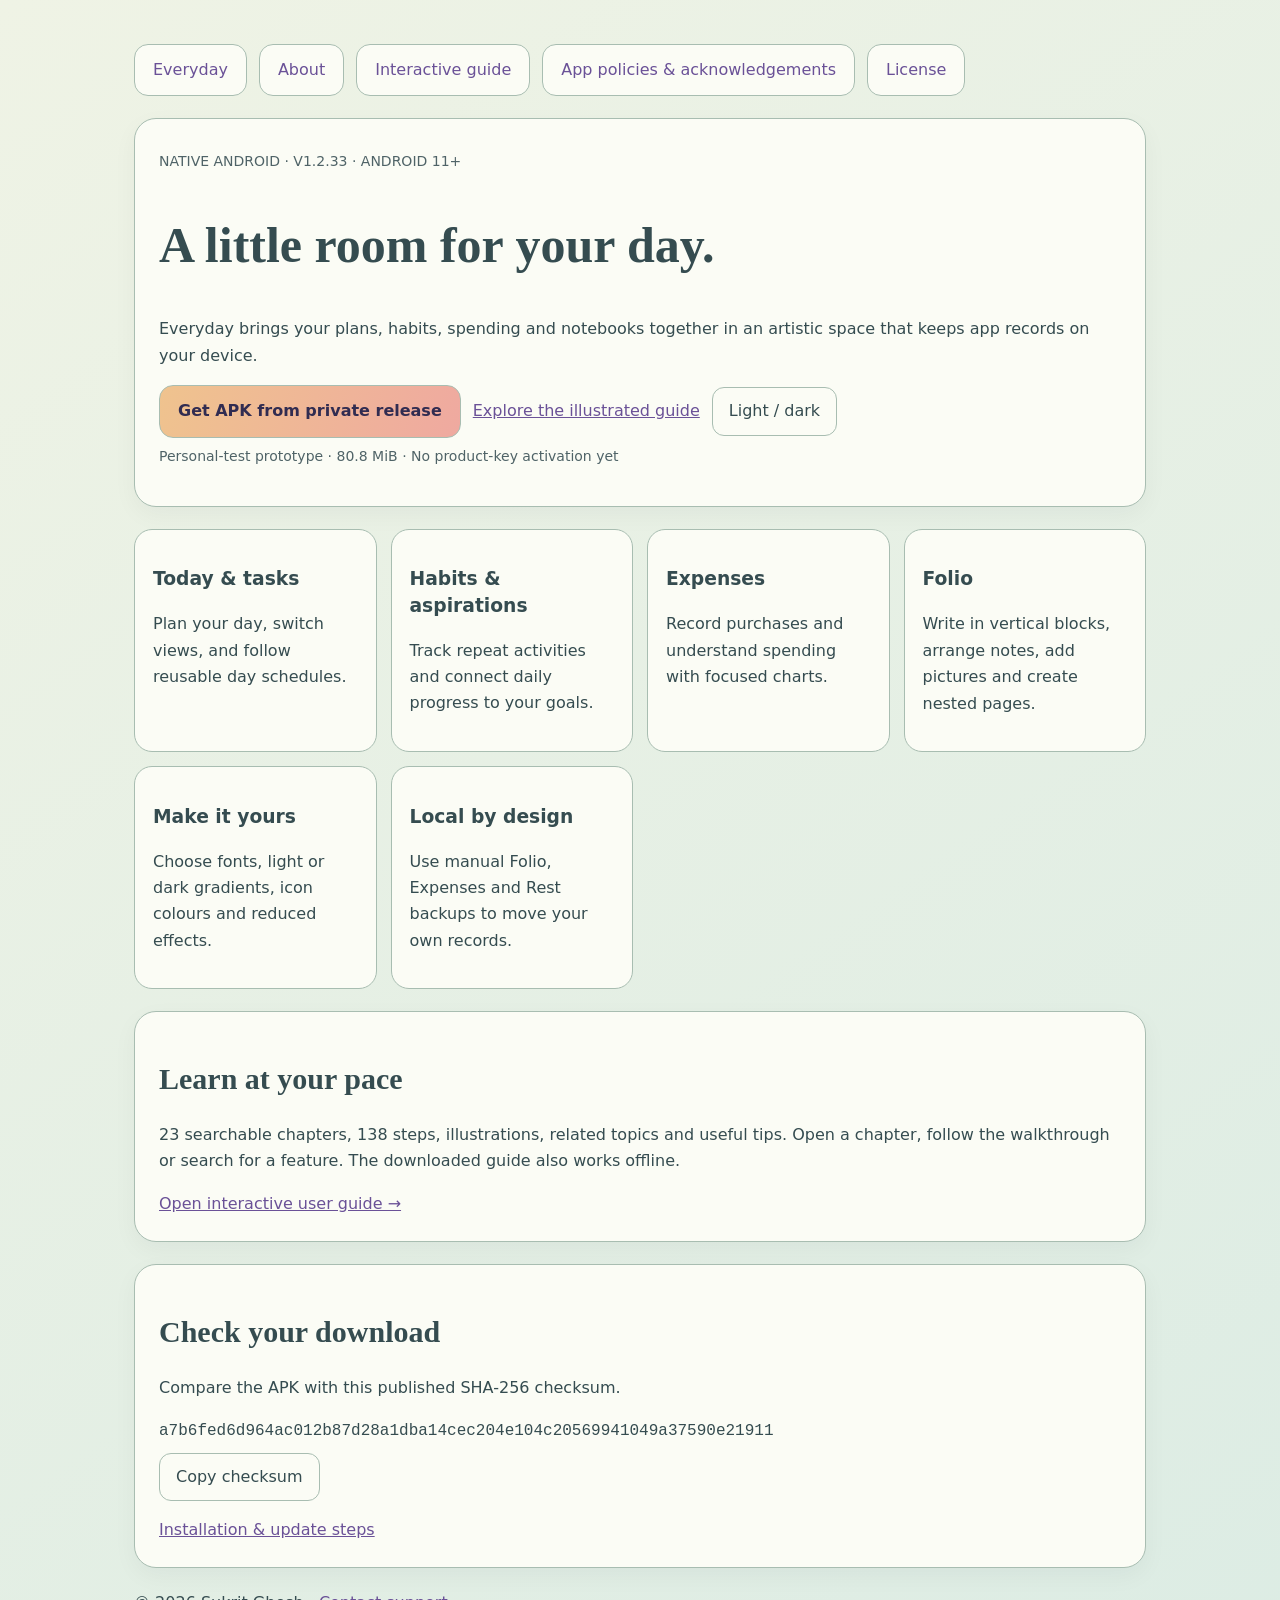
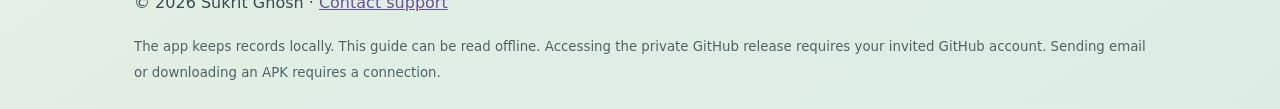
<file: index.html>
<!doctype html><html lang="en"><meta charset="utf-8"><meta name="viewport" content="width=device-width,initial-scale=1"><title>Download &amp; learn · Everyday</title><link rel="stylesheet" href="site.css"><body><main><nav aria-label="Main navigation"><a href="index.html">Everyday</a><a href="about.html">About</a><a href="guide/user-guide.html">Interactive guide</a><a href="guide/legal.html">App policies & acknowledgements</a><a href="licence.html">License</a></nav><section class="intro"><p class="meta">NATIVE ANDROID · V1.2.33 · ANDROID 11+</p><h1>A little room for your day.</h1><p>Everyday brings your plans, habits, spending and notebooks together in an artistic space that keeps app records on your device.</p><div class="bar"><a class="download" id="download" href="INSTALL.md">Download APK</a><a href="guide/user-guide.html">Explore the illustrated guide</a><button id="theme" type="button">Light / dark</button></div><p class="meta">Personal-test prototype · 80.8 MiB · No product-key activation yet</p></section><section class="features" aria-label="App features"><article><h3>Today &amp; tasks</h3><p>Plan your day, switch views, and follow reusable day schedules.</p></article><article><h3>Habits &amp; aspirations</h3><p>Track repeat activities and connect daily progress to your goals.</p></article><article><h3>Expenses</h3><p>Record purchases and understand spending with focused charts.</p></article><article><h3>Folio</h3><p>Write in vertical blocks, arrange notes, add pictures and create nested pages.</p></article><article><h3>Make it yours</h3><p>Choose fonts, light or dark gradients, icon colours and reduced effects.</p></article><article><h3>Local by design</h3><p>Use manual Folio, Expenses and Rest backups to move your own records.</p></article></section><section class="intro"><h2>Learn at your pace</h2><p>23 searchable chapters, 138 steps, illustrations, related topics and useful tips. Open a chapter, follow the walkthrough or search for a feature. The downloaded guide also works offline.</p><a href="guide/user-guide.html">Open interactive user guide →</a></section><section class="intro"><h2>Check your download</h2><p>Compare the APK with this published SHA-256 checksum.</p><code id="checksum">a7b6fed6d964ac012b87d28a1dba14cec204e104c20569941049a37590e21911</code><p><button id="copy" type="button">Copy checksum</button> <span id="copy-status" role="status" aria-live="polite"></span></p><a href="INSTALL.md">Installation & update steps</a></section><footer><p>© 2026 Sukrit Ghosh · <a href="mailto:sukritr0210@gmail.com">Contact support</a></p><small>The app keeps records locally. This guide can be read offline. Accessing the private GitHub release requires your invited GitHub account. Sending email or downloading an APK requires a connection.</small></footer></main><script src="site-config.js"></script><script src="site.js"></script></body></html>
</file>
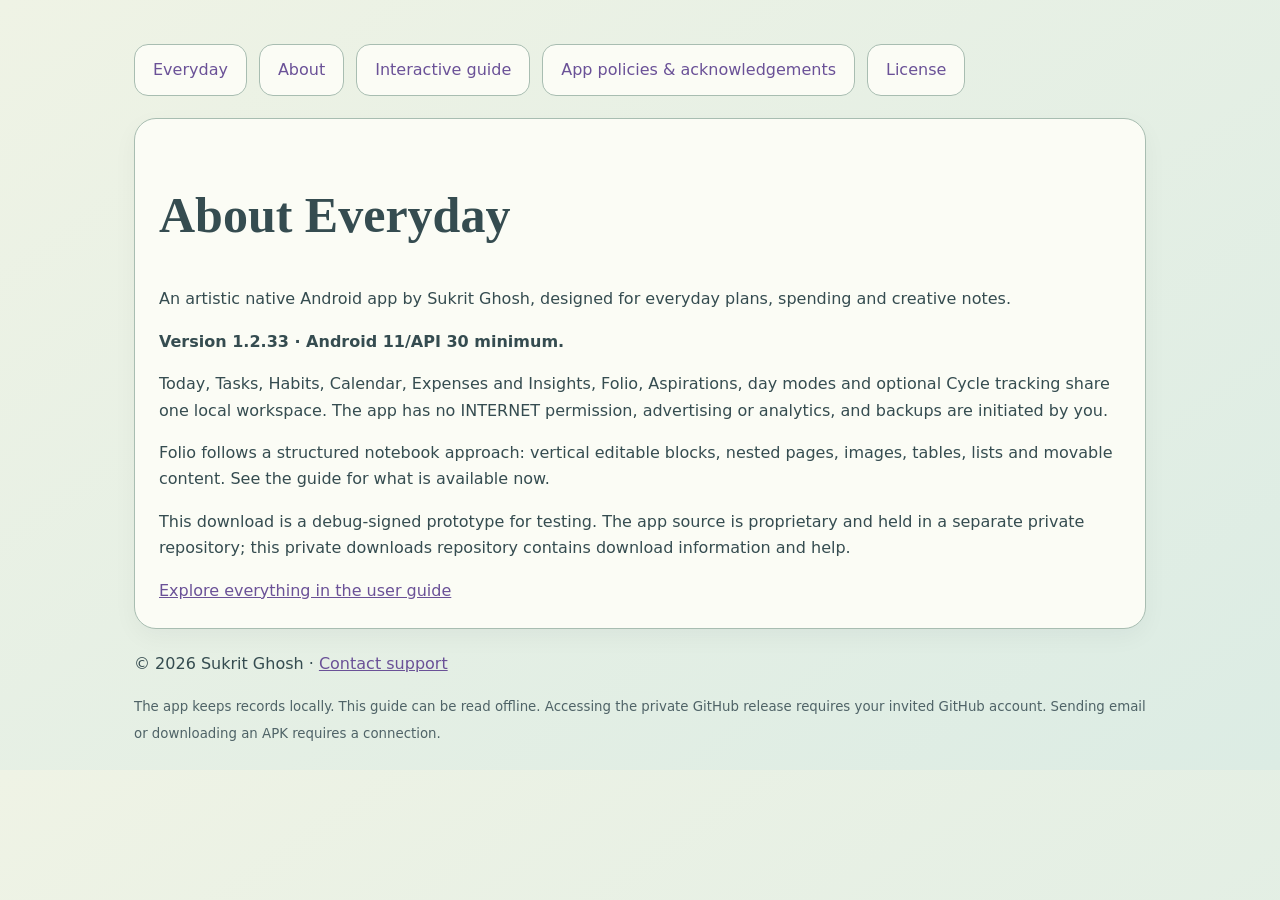
<file: about.html>
<!doctype html><html lang="en"><meta charset="utf-8"><meta name="viewport" content="width=device-width,initial-scale=1"><title>About · Everyday</title><link rel="stylesheet" href="site.css"><body><main><nav aria-label="Main navigation"><a href="index.html">Everyday</a><a href="about.html">About</a><a href="guide/user-guide.html">Interactive guide</a><a href="guide/legal.html">App policies & acknowledgements</a><a href="licence.html">License</a></nav><section class="intro"><h1>About Everyday</h1><p>An artistic native Android app by Sukrit Ghosh, designed for everyday plans, spending and creative notes.</p><p><strong>Version 1.2.33 · Android 11/API 30 minimum.</strong></p><p>Today, Tasks, Habits, Calendar, Expenses and Insights, Folio, Aspirations, day modes and optional Cycle tracking share one local workspace. The app has no INTERNET permission, advertising or analytics, and backups are initiated by you.</p><p>Folio follows a structured notebook approach: vertical editable blocks, nested pages, images, tables, lists and movable content. See the guide for what is available now.</p><p>This download is a debug-signed prototype for testing. The app source is proprietary and held in a separate private repository; this private downloads repository contains download information and help.</p><a href="guide/user-guide.html">Explore everything in the user guide</a></section><footer><p>© 2026 Sukrit Ghosh · <a href="mailto:sukritr0210@gmail.com">Contact support</a></p><small>The app keeps records locally. This guide can be read offline. Accessing the private GitHub release requires your invited GitHub account. Sending email or downloading an APK requires a connection.</small></footer></main></body></html>
</file>
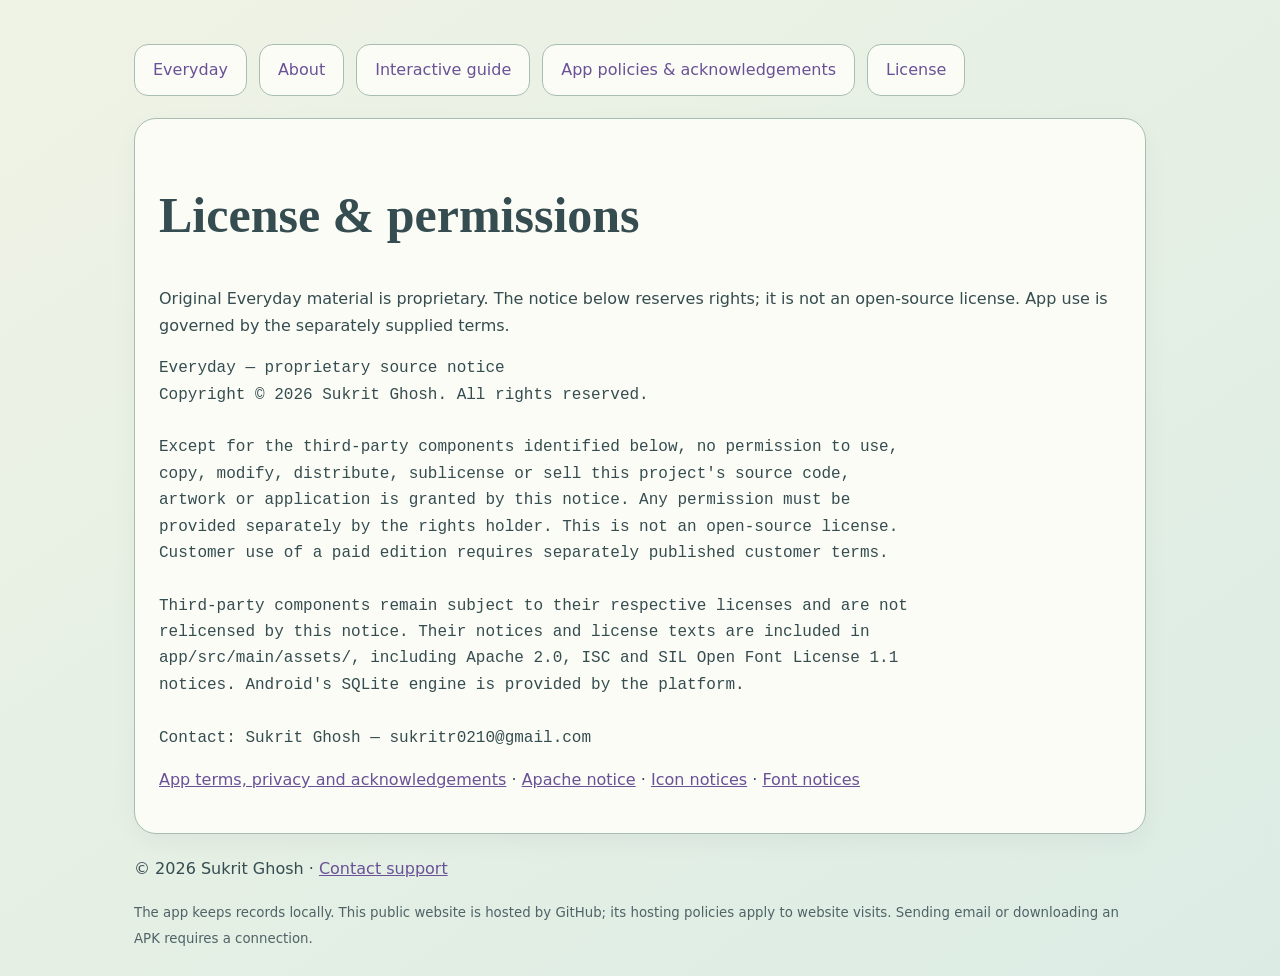
<file: licence.html>
<!doctype html><html lang="en"><meta charset="utf-8"><meta name="viewport" content="width=device-width,initial-scale=1"><title>License · Everyday</title><link rel="stylesheet" href="site.css"><body><main><nav aria-label="Main navigation"><a href="index.html">Everyday</a><a href="about.html">About</a><a href="guide/user-guide.html">Interactive guide</a><a href="guide/legal.html">App policies & acknowledgements</a><a href="licence.html">License</a></nav><section class="intro"><h1>License & permissions</h1><p>Original Everyday material is proprietary. The notice below reserves rights; it is not an open-source license. App use is governed by the separately supplied terms.</p><pre>Everyday — proprietary source notice
Copyright © 2026 Sukrit Ghosh. All rights reserved.

Except for the third-party components identified below, no permission to use,
copy, modify, distribute, sublicense or sell this project&#x27;s source code,
artwork or application is granted by this notice. Any permission must be
provided separately by the rights holder. This is not an open-source license.
Customer use of a paid edition requires separately published customer terms.

Third-party components remain subject to their respective licenses and are not
relicensed by this notice. Their notices and license texts are included in
app/src/main/assets/, including Apache 2.0, ISC and SIL Open Font License 1.1
notices. Android&#x27;s SQLite engine is provided by the platform.

Contact: Sukrit Ghosh — sukritr0210@gmail.com
</pre><p><a href="guide/legal.html">App terms, privacy and acknowledgements</a> · <a href="guide/apache-2.0.txt">Apache notice</a> · <a href="guide/lucide-isc.txt">Icon notices</a> · <a href="guide/font-licenses.txt">Font notices</a></p></section><footer><p>© 2026 Sukrit Ghosh · <a href="mailto:sukritr0210@gmail.com">Contact support</a></p><small>The app keeps records locally. This public website is hosted by GitHub; its hosting policies apply to website visits. Sending email or downloading an APK requires a connection.</small></footer></main></body></html>
</file>
<file: site.css>
*{box-sizing:border-box}html{scroll-behavior:smooth}body{--bg:#eff3e5;--end:#dcece4;--ink:#354c50;--muted:#4f6367;--card:#fbfcf5;--edge:#a8bdb1;--accent:#6a5197;margin:0;color:var(--ink);background:linear-gradient(145deg,var(--bg),var(--end));font:16px/1.65 system-ui,sans-serif}body.dark{--bg:#302942;--end:#413655;--ink:#f3edf7;--muted:#d3c9df;--card:#3c3451;--edge:#766584;--accent:#d3b9f3}main{max-width:1060px;padding:24px;margin:auto}h1,h2{font-family:Georgia,serif;line-height:1.2}h1{font-size:clamp(30px,5vw,50px)}h2{font-size:30px}h3{line-height:1.4}p{margin:.5em 0 1em}button,input{font:inherit}button{background:var(--card);color:var(--ink);border:1px solid var(--edge);padding:10px 16px;border-radius:12px;cursor:pointer}a{color:var(--accent)}input{width:100%;padding:14px;background:var(--card);color:var(--ink);border:1px solid var(--edge);border-radius:14px}.bar{display:flex;gap:12px;align-items:center;flex-wrap:wrap}.intro,.chapter,.legal{background:var(--card);border:1px solid var(--edge);border-radius:22px;margin:22px 0;padding:24px;box-shadow:0 8px 24px #20152b0b}.meta{color:var(--muted);font-size:14px}.flow{display:grid;grid-template-columns:repeat(3,minmax(0,1fr));gap:12px;padding:14px 0}.picture{border-radius:16px;color:#312c51;padding:14px;background:linear-gradient(145deg,#d8c8ed,#c1dfd5);min-width:0;text-align:center}.picture:nth-child(2){background:linear-gradient(145deg,#f3d7b3,#f4c3b1)}.picture:nth-child(3){background:linear-gradient(145deg,#b6ded4,#bcd4ec)}svg{display:block;width:36px;height:36px;margin:8px auto 12px}.step{display:grid;grid-template-columns:34px minmax(0,1fr);gap:14px;padding:14px 0}.step h3{margin:0 0 8px}.num{border-radius:50%;background:#bbaae645;color:var(--accent);height:32px;display:grid;place-items:center}.tips{background:#e8ba7d20;border-radius:14px;padding:18px;margin:20px 0}.toc{columns:2;column-gap:24px}.toc a{display:block;padding:8px 0;break-inside:avoid}.chapter{scroll-margin-top:18px}.where{border-left:4px solid #bbaaea;padding:8px 14px;margin:16px 0}.related a{display:inline-block;margin:6px 16px 6px 0}summary{cursor:pointer;font-weight:650;padding:8px 0}summary small{display:block;font-weight:400;color:var(--muted)}details[open]>summary{margin-bottom:16px}.hidden{display:none!important}:focus-visible{outline:3px solid #eb9679;outline-offset:4px}@media(max-width:600px){main{padding:14px}.chapter,.intro,.legal{padding:18px}.toc{columns:1}.flow{gap:8px}.picture{padding:10px;font-size:13px}h2{font-size:27px}}@media(prefers-reduced-motion:reduce){html{scroll-behavior:auto}}@media print{button,input,.toc{display:none}.chapter{break-before:page}body{background:white;color:#222}details{display:block}}nav{display:flex;gap:12px;flex-wrap:wrap;margin:20px 0}nav a,.download{display:inline-block;padding:12px 18px;border:1px solid var(--edge);border-radius:14px;text-decoration:none;background:var(--card)}.download{background:linear-gradient(110deg,#efc38e,#efa9a0);color:#312c51;font-weight:700}.features{display:grid;grid-template-columns:repeat(auto-fit,minmax(210px,1fr));gap:14px}.features article{border:1px solid var(--edge);padding:18px;border-radius:18px;background:var(--card)}code,pre{overflow-wrap:anywhere;white-space:pre-wrap}small{color:var(--muted)}
</file>
